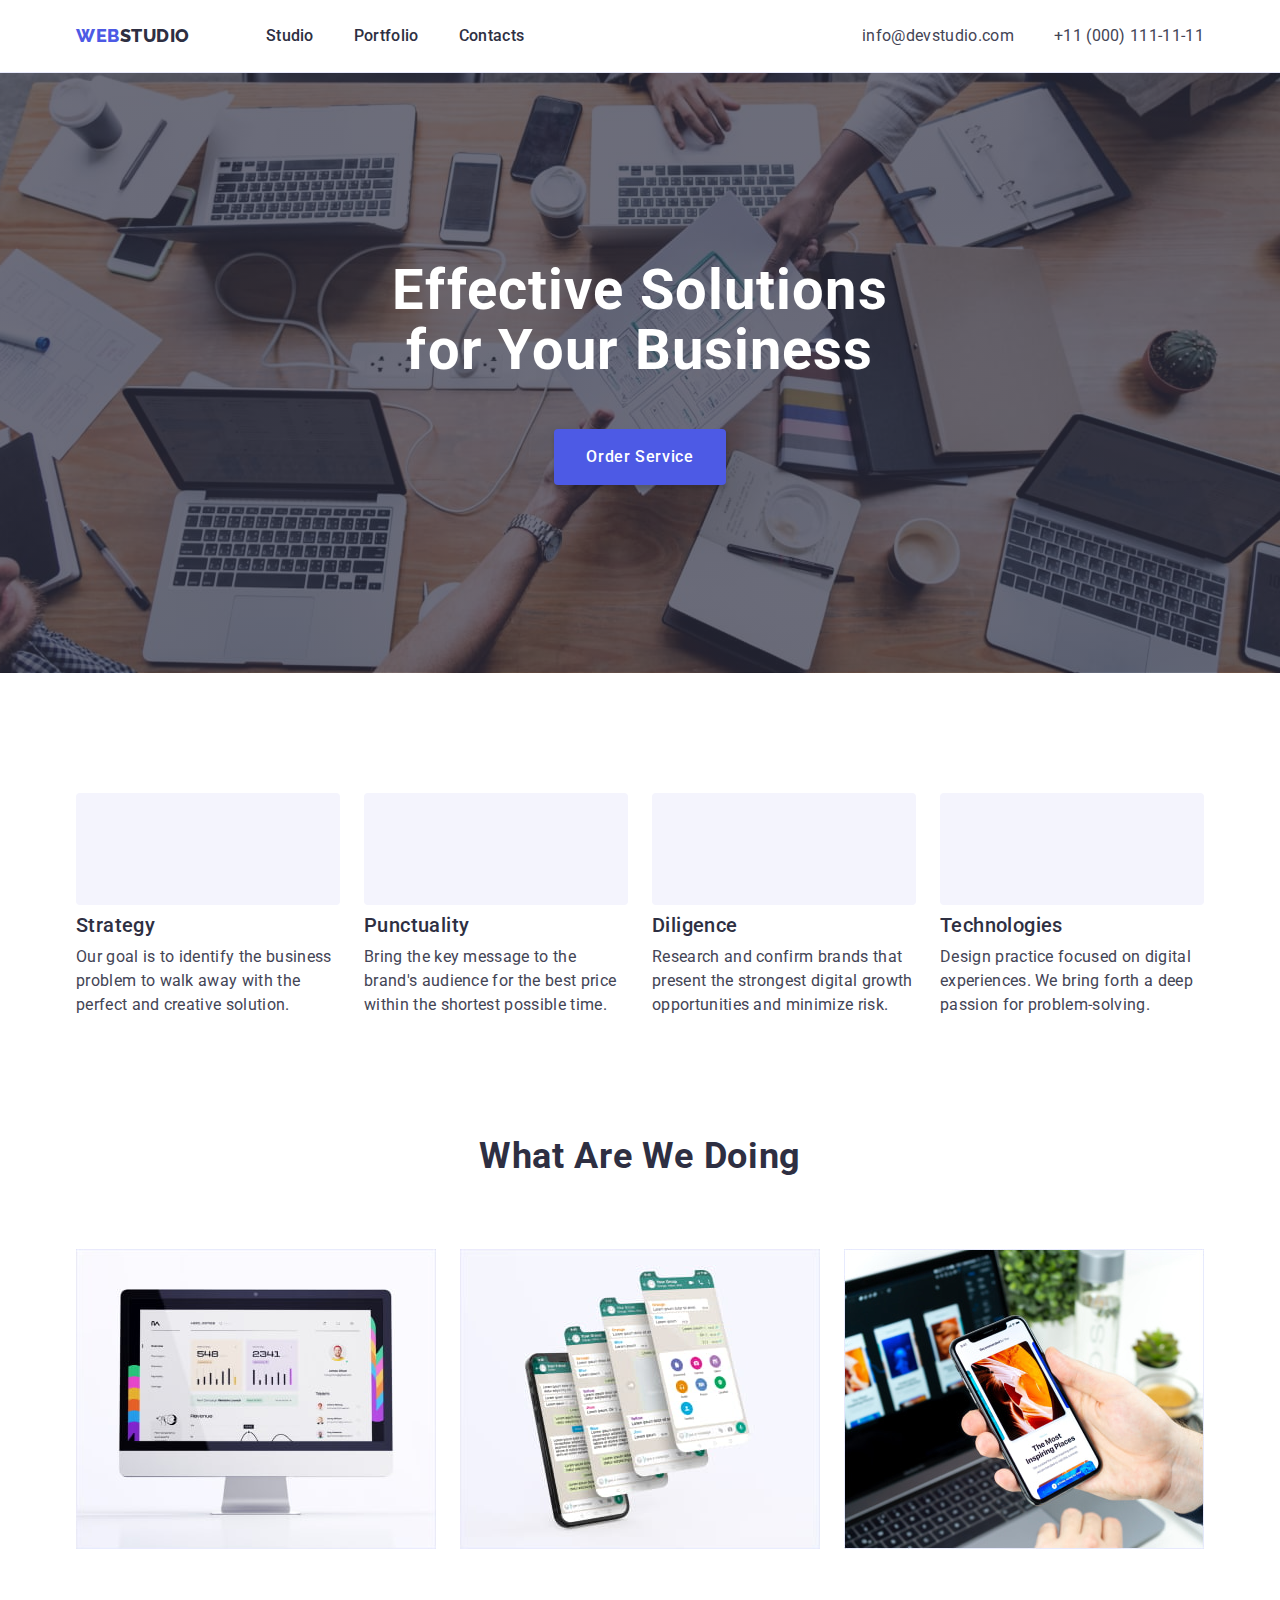
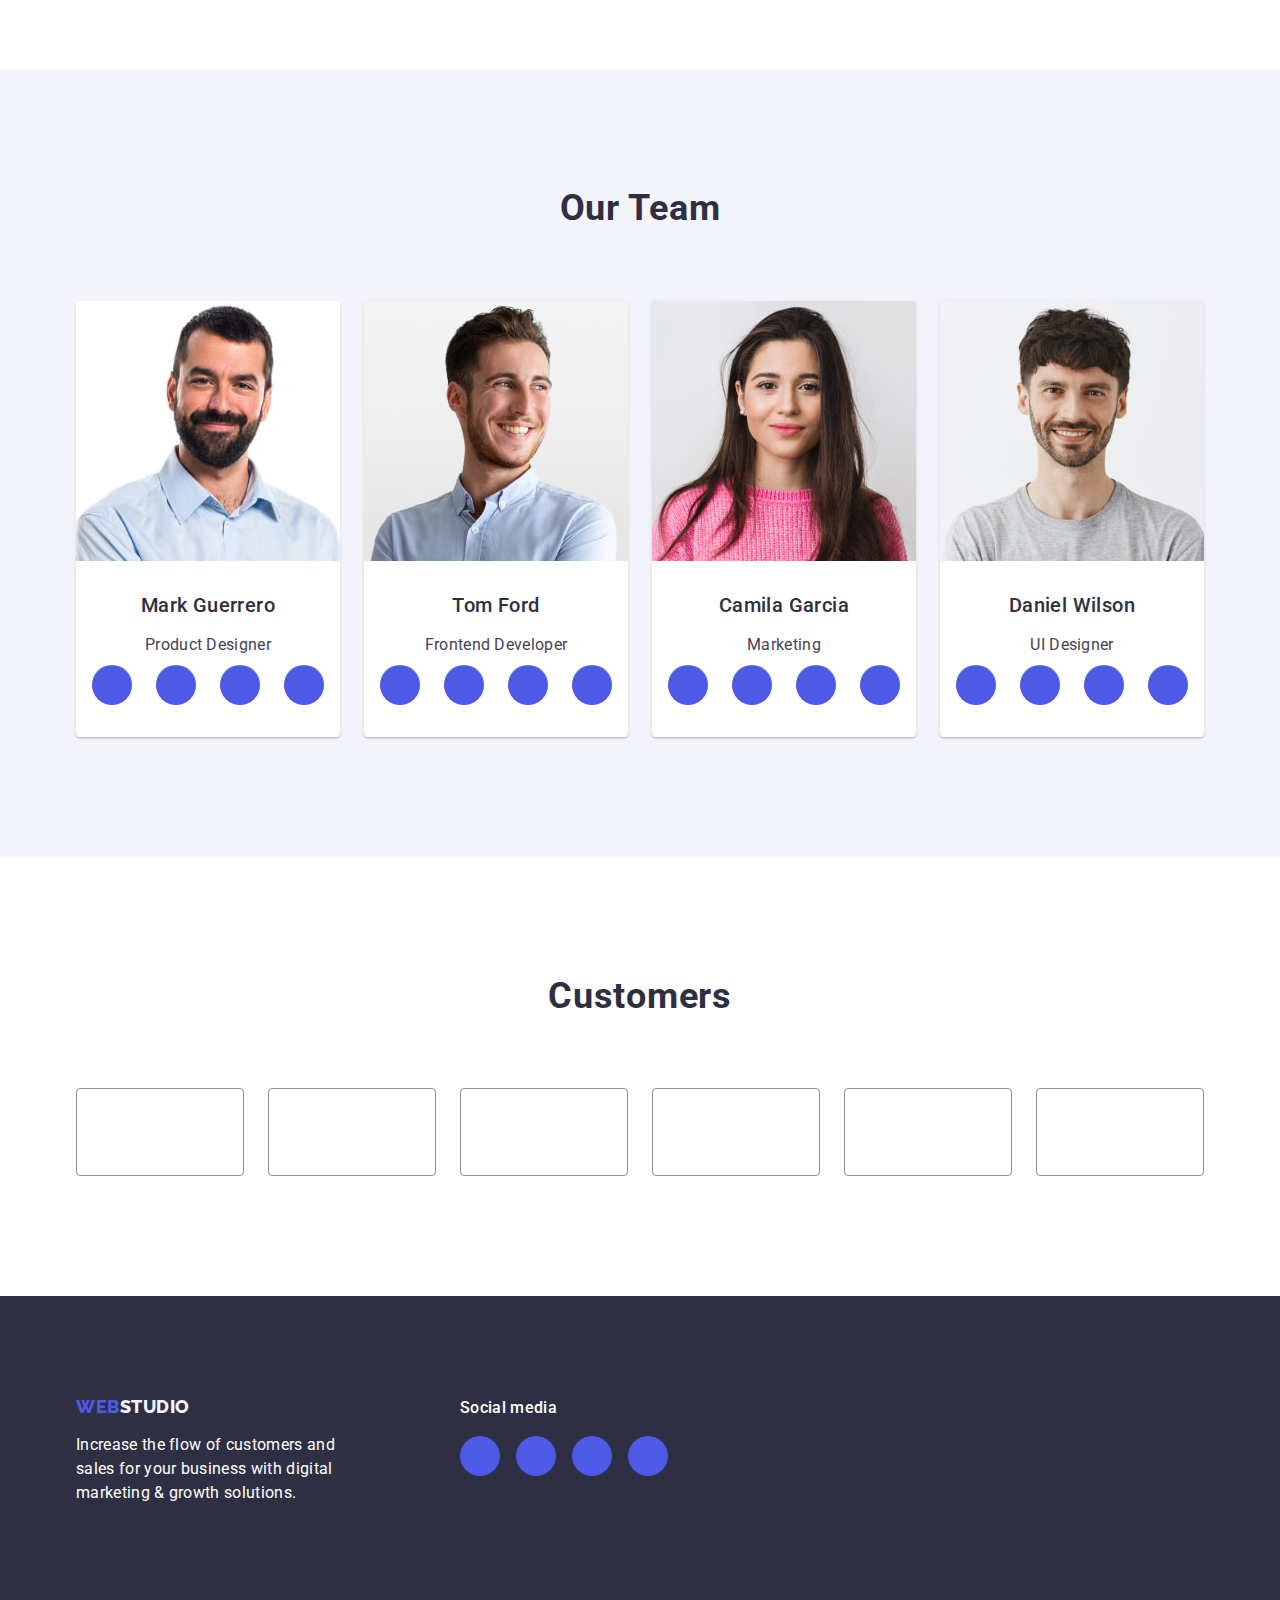
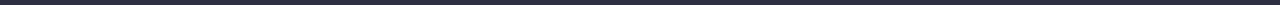
<file: index.html>
<!DOCTYPE html>
<html lang="en">
<head>
    <meta charset="UTF-8">
    <meta http-equiv="X-UA-Compatible" content="IE=edge">
    <meta name="viewport" content="width=device-width, initial-scale=1.0">
    <title>Effective Solutions for Your Business</title>
    <link rel="preconnect" href="https://fonts.googleapis.com">
    <link rel="preconnect" href="https://fonts.gstatic.com" crossorigin>
    <link href="https://fonts.googleapis.com/css2?family=Raleway:wght@800&display=swap" rel="stylesheet">
    <link href="https://fonts.googleapis.com/css2?family=Roboto:wght@400;500;700;900&display=swap" rel="stylesheet">
    <link
      rel="stylesheet"
      href="https://cdnjs.cloudflare.com/ajax/libs/modern-normalize/1.1.0/modern-normalize.min.css">
    <link rel="stylesheet" href="./css/styles.css">
</head>

<body>
    <header class="header">
        <div class="header-container container">
            <nav class="page-nav">
                <a href="./index.html" class="logo link">Web<span class="part-logo">Studio</span></a>
                <ul class="page-nav-left list">
                    <li>
                        <a href="./index.html" class="nav link">Studio</a>
                    </li>
                    <li>
                        <a href="./portfolio.html" class="nav link">Portfolio</a>
                    </li>
                    <li>
                        <a href="" class="nav link">Contacts</a>
                    </li>
                </ul>
            </nav>
            <address class="contacts">
                <ul class="page-nav-right list">
                    <li>
                        <a href="mailto:info@devstudio.com" class="contact-nav link">info@devstudio.com</a>
                    </li>
                    <li>
                        <a href="tel:+110001111111" class="contact-nav link">+11 (000) 111-11-11</a>
                    </li>
                </ul>
            </address>
        </div>
    </header>

    <main>
        <!--Title section-->
        <section class="title-section">
            <div class="title-container container">
                <h1 class="page-title">Effective Solutions for Your Business</h1>
                <button type="button" class="button-order">Order Service</button>
            </div>
        </section>
        <!-- Our Description-->
        <section class="desc-section">
            <div class="container">
                <h2 class="visually-hidden">Our description</h2>
                <ul class="desc-container list">
                     <li class="info-container">
                        <div class="icon-desc">
                            <svg class="icon-svg" width="64" height="64">
                                <use href="./images/icons.svg#antenna"></use>
                            </svg>
                        </div>
                        <h3 class="sub-title">Strategy</h3>
                        <p class="info">Our goal is to identify the business problem to walk away with the perfect and creative solution.</p>
                    </li>
                    <li class="info-container">
                        <div class="icon-desc">
                            <svg class="icon-svg" width="64" height="64">
                                <use href="./images/icons.svg#clock"></use>
                            </svg>
                        </div>
                        <h3 class="sub-title">Punctuality</h3>
                        <p class="info">Bring the key message to the brand's audience for the best price within the shortest possible time.</p>
                    </li>
                    <li class="info-container">
                        <div class="icon-desc">
                            <svg class="icon-svg" width="64" height="64">
                                <use href="./images/icons.svg#diagram"></use>
                            </svg>
                        </div>
                        <h3 class="sub-title">Diligence</h3>
                        <p class="info">Research and confirm brands that present the strongest digital growth opportunities and minimize risk.</p>
                    </li>
                    <li class="info-container">
                        <div class="icon-desc">
                            <svg class="icon-svg" width="64" height="64">
                                <use href="./images/icons.svg#astronaut"></use>
                            </svg>
                        </div>
                        <h3 class="sub-title">Technologies</h3>
                        <p class="info">Design practice focused on digital experiences. We bring forth a deep passion for problem-solving.</p>
                    </li>
                </ul>
            </div>
        </section>  
        <!--Img section-->
        <section class="img-section">
            <div class="container">
                <h2 class="second-title">What are we doing</h2>
                 <ul class="img-container list">
                    <li class="img-item">
                        <img src="./images/img1.jpg"  alt="Монітор на якому відображаеться аналітика юзерів" width="360" height="300">
                    </li>
                    <li class="img-item">
                        <img src="./images/img2.jpg"  alt="Mобільні телефони з чатами" width="360" height="300">
                    </li>
                    <li class="img-item">
                        <img src="./images/img3.jpg"  alt="На фоні стоїть ноутбук, в руках телефон, в якому відкрита інфо сторінка" width="360" height="300">
                    </li>
                </ul>
            </div>
        </section>
        <!--Out team-->
        <section class="team-card-section">
            <div class="container">
                <h2 class="second-title">Our Team</h2>
                <ul class="team-container list">
                    <li class="card-content">
                        <img src="./images/Mark.jpg" alt="Photo of Mark Guerrero" width="264" height="260">
                        <div class="team-name">
                            <h3 class="sub-title">Mark Guerrero</h3>
                            <p class="info">Product Designer</p>
                            <ul class="social-media list">
                                <li class="social-media-svg">
                                    <a href="" class="icon-svg-link">
                                        <svg class="icon-media" width="16" height="16">
                                            <use href="./images/icons.svg#instagram"></use>
                                        </svg>
                                    </a>
                                </li>
                                <li class="social-media-svg">
                                    <a href="" class="icon-svg-link">
                                        <svg class="icon-media" width="16" height="16">
                                            <use href="./images/icons.svg#twitter"></use>
                                        </svg>
                                    </a>
                                </li>
                                <li class="social-media-svg">
                                    <a href="" class="icon-svg-link">
                                        <svg class="icon-media" width="16" height="16">
                                            <use href="./images/icons.svg#facebook"></use>
                                        </svg>
                                    </a>
                                </li>
                                <li class="social-media-svg">
                                    <a href="" class="icon-svg-link">
                                        <svg class="icon-media" width="16" height="16">
                                            <use href="./images/icons.svg#linkedin"></use>
                                        </svg>
                                    </a>
                                </li>
                            </ul>
                        </div>
                    </li>
                    <li class="card-content">
                        <img src="./images/Tom.jpg" alt="Photo of Tom Ford" width="264" height="260">
                        <div class="team-name">
                            <h3 class="sub-title">Tom Ford</h3>
                            <p class="info">Frontend Developer</p>
                            <ul class="social-media list">
                                <li class="social-media-svg">
                                    <a href="" class="icon-svg-link">
                                        <svg class="icon-media" width="16" height="16">
                                            <use href="./images/icons.svg#instagram"></use>
                                        </svg>
                                    </a>
                                </li>
                                <li class="social-media-svg">
                                    <a href="" class="icon-svg-link">
                                        <svg class="icon-media" width="16" height="16">
                                            <use href="./images/icons.svg#twitter"></use>
                                        </svg>
                                    </a>
                                </li>
                                <li class="social-media-svg">
                                    <a href="" class="icon-svg-link">
                                        <svg class="icon-media" width="16" height="16">
                                            <use href="./images/icons.svg#facebook"></use>
                                        </svg>
                                    </a>
                                </li>
                                <li class="social-media-svg">
                                    <a href="" class="icon-svg-link">
                                        <svg class="icon-media" width="16" height="16">
                                            <use href="./images/icons.svg#linkedin"></use>
                                        </svg>
                                    </a>
                                </li>
                            </ul>
                        </div>
                    </li>
                     <li class="card-content">
                        <img src="./images/Camila.jpg" alt="Photo of Camila Garcia" width="264" height="260">
                        <div class="team-name">
                            <h3 class="sub-title">Camila Garcia</h3>
                            <p class="info">Marketing</p>
                            <ul class="social-media list">
                                <li class="social-media-svg">
                                    <a href="" class="icon-svg-link">
                                        <svg class="icon-media" width="16" height="16">
                                            <use href="./images/icons.svg#instagram"></use>
                                        </svg>
                                    </a>
                                </li>
                                <li class="social-media-svg">
                                    <a href="" class="icon-svg-link">
                                        <svg class="icon-media" width="16" height="16">
                                            <use href="./images/icons.svg#twitter"></use>
                                        </svg>
                                    </a>
                                </li>
                                <li class="social-media-svg">
                                    <a href="" class="icon-svg-link">
                                        <svg class="icon-media" width="16" height="16">
                                            <use href="./images/icons.svg#facebook"></use>
                                        </svg>
                                    </a>
                                </li>
                                <li class="social-media-svg">
                                    <a href="" class="icon-svg-link">
                                        <svg class="icon-media" width="16" height="16">
                                            <use href="./images/icons.svg#linkedin"></use>
                                        </svg>
                                    </a>
                                </li>
                            </ul>
                        </div>
                    </li>
                    <li class="card-content">
                        <img src="./images/Daniel.jpg" alt="Photo of Daniel Wilson" width="264" height="260">
                        <div class="team-name">
                            <h3 class="sub-title">Daniel Wilson</h3>
                            <p class="info">UI Designer</p>
                            <ul class="social-media list">
                                <li class="social-media-svg">
                                    <a href="" class="icon-svg-link">
                                        <svg class="icon-media" width="16" height="16">
                                            <use href="./images/icons.svg#instagram"></use>
                                        </svg>
                                    </a>
                                </li>
                                <li class="social-media-svg">
                                    <a href="" class="icon-svg-link">
                                        <svg class="icon-media" width="16" height="16">
                                            <use href="./images/icons.svg#twitter"></use>
                                        </svg>
                                    </a>
                                </li>
                                <li class="social-media-svg">
                                    <a href="" class="icon-svg-link">
                                        <svg class="icon-media" width="16" height="16">
                                            <use href="./images/icons.svg#facebook"></use>
                                        </svg>
                                    </a>
                                </li>
                                <li class="social-media-svg">
                                    <a href="" class="icon-svg-link">
                                        <svg class="icon-media" width="16" height="16">
                                            <use href="./images/icons.svg#linkedin"></use>
                                        </svg>
                                    </a>
                                </li>
                            </ul>
                        </div>
                    </li>
                 </ul>
            </div>
        </section>
        <!--customers-->
        <section class="customers-section">
            <div class="container">
                <h2 class="second-title part-title">Customers</h2>
                <ul class="customers-container list">
                    <li class="icon-customers">
                        <a href="" class="icon-cust-link">
                            <svg class="icon-customers-svg" width="104" height="56">
                                <use href="./images/icons.svg#group-1"></use>
                            </svg>
                        </a>
                    </li>
                    <li class="icon-customers">
                        <a href="" class="icon-cust-link">
                            <svg class="icon-customers-svg" width="104" height="56">
                                <use href="./images/icons.svg#group-2"></use>
                            </svg>
                        </a>
                    </li>
                    <li class="icon-customers">
                        <a href="" class="icon-cust-link">
                            <svg class="icon-customers-svg" width="104" height="56">
                                <use href="./images/icons.svg#group-3"></use>
                            </svg>
                        </a>
                    </li>
                    <li class="icon-customers">
                        <a href="" class="icon-cust-link">
                            <svg class="icon-customers-svg" width="104" height="56">
                                <use href="./images/icons.svg#group-4"></use>
                            </svg>
                        </a>
                    </li>
                    <li class="icon-customers">
                        <a href="" class="icon-cust-link">
                            <svg class="icon-customers-svg" width="104" height="56">
                                <use href="./images/icons.svg#group-5"></use>
                            </svg>
                        </a>
                    </li>
                    <li class="icon-customers">
                        <a href="" class="icon-cust-link">
                            <svg class="icon-customers-svg" width="104" height="56">
                                <use href="./images/icons.svg#group-6"></use>
                            </svg>
                        </a>
                    </li>
                </ul>
            </div>
        </section>
    </main>

    <footer class="footer">
            <div class="footer-container container">
                <div class="footer-container-left">
                    <a href="./index.html" class="footer-logo link">Web<span class="part-logo light-part">Studio</span></a>
                    <p class="footer-desc">Increase the flow of customers and sales for your business with digital marketing & growth solutions.</p>
                </div>
                <div class="footer-container-right">
                    <p class="footer-info-media">Social media</p>
                    <ul class="footer-social-media list">
                        <li class="footer-media">
                            <a href="" class="footer-svg-link">
                                <svg class="footer-icon-media" width="24" height="24">
                                    <use href="./images/icons.svg#instagram"></use>
                                </svg>
                            </a>
                        </li>
                        <li class="footer-media">
                            <a href="" class="footer-svg-link">
                                <svg class="footer-icon-media" width="24" height="24">
                                    <use href="./images/icons.svg#twitter"></use>
                                </svg>
                            </a>
                        </li>
                        <li class="footer-media">
                            <a href="" class="footer-svg-link">
                                <svg class="footer-icon-media" width="24" height="24">
                                    <use href="./images/icons.svg#facebook"></use>
                                </svg>
                            </a>
                        </li>
                        <li class="footer-media">
                            <a href="" class="footer-svg-link">
                                <svg class="footer-icon-media" width="24" height="24">
                                    <use href="./images/icons.svg#linkedin"></use>
                                </svg>
                            </a>
                        </li>
                    </ul>
                </div>
            </div>
    </footer>
</body>
</html>
</file>
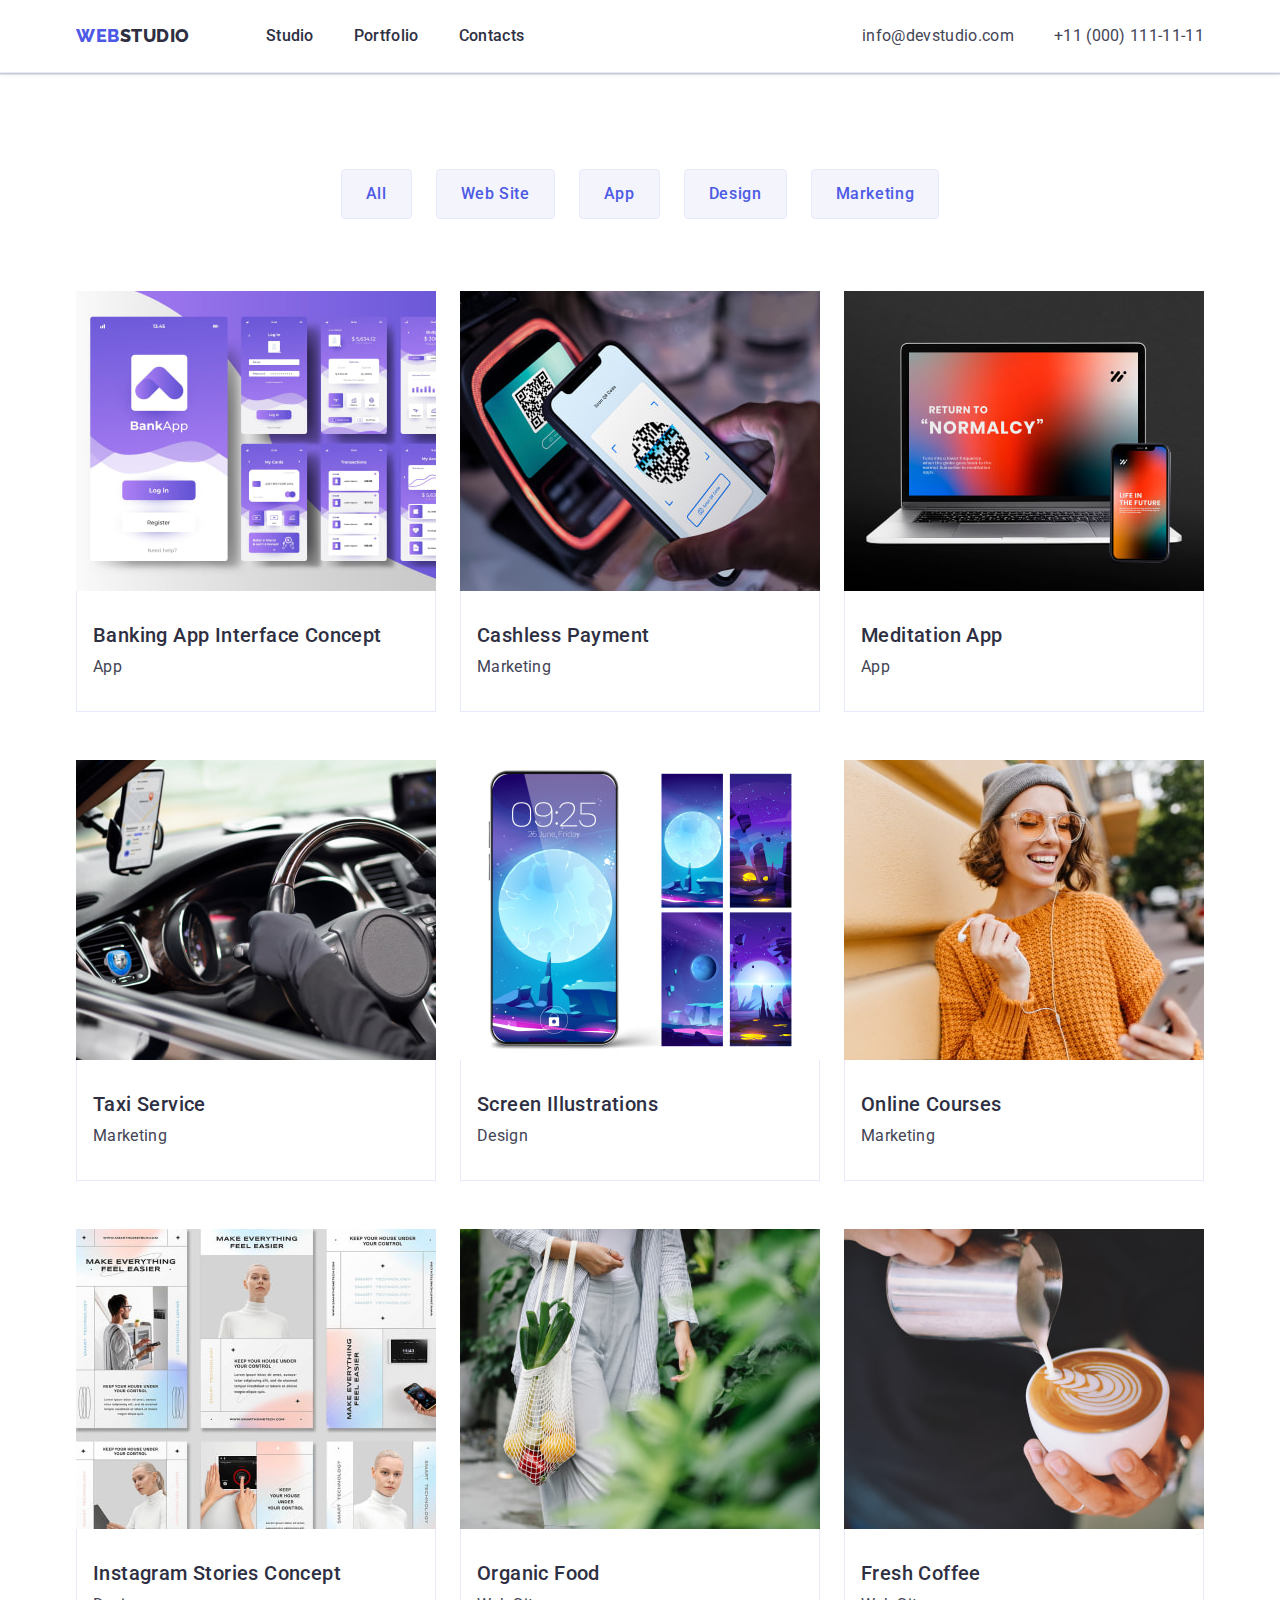
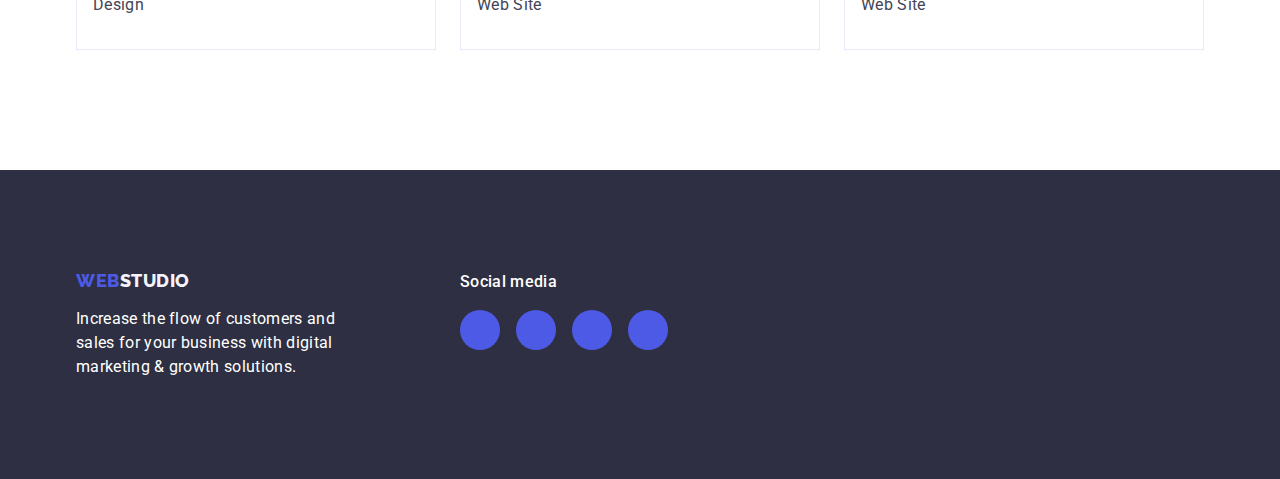
<file: portfolio.html>
<!DOCTYPE html>
<html lang="en">
<head>
    <meta charset="UTF-8">
    <meta http-equiv="X-UA-Compatible" content="IE=edge">
    <meta name="viewport" content="width=device-width, initial-scale=1.0">
    <title>Portfolio</title>
    <link rel="preconnect" href="https://fonts.googleapis.com">
    <link rel="preconnect" href="https://fonts.gstatic.com" crossorigin>
    <link href="https://fonts.googleapis.com/css2?family=Raleway:wght@800&display=swap" rel="stylesheet">
    <link href="https://fonts.googleapis.com/css2?family=Roboto:wght@400;500;700;900&display=swap" rel="stylesheet">
      <link
      rel="stylesheet"
      href="https://cdnjs.cloudflare.com/ajax/libs/modern-normalize/1.1.0/modern-normalize.min.css">
    <link rel="stylesheet" href="./css/styles.css">
    
</head>
<body>
    <header class="header">
        <div class="header-container container">
            <nav class="page-nav">
                <a href="./index.html" class="logo link">Web<span class="part-logo">Studio</span></a>
                <ul class="page-nav-left list">
                    <li>
                        <a href="./index.html" class="nav link">Studio</a>
                    </li>
                    <li>
                        <a href="./portfolio.html" class="nav link">Portfolio</a>
                    </li>
                    <li>
                        <a href="" class="nav link">Contacts</a>
                    </li>
                </ul>
            </nav>
            <address class="contacts">
                <ul class="page-nav-right list">
                    <li>
                        <a href="mailto:info@devstudio.com" class="contact-nav link">info@devstudio.com</a>
                    </li>
                    <li>
                        <a href="tel:+110001111111" class="contact-nav link">+11 (000) 111-11-11</a>
                    </li>
                </ul>
            </address>
        </div>
    </header>

    <main>
        <section class="section-filter">
            <div class="container">
                <h1 hidden>Filter menu</h1>
                <ul class="btn-filter list">
                    <li>
                        <button type='button' class="filter-button">All</button>
                    </li>
                    <li>
                        <button type='button' class="filter-button">Web Site</button>
                    </li>
                    <li>
                        <button type='button' class="filter-button">App</button>
                    </li>
                    <li>
                        <button type='button' class="filter-button">Design</button>
                    </li>
                    <li>
                        <button type='button' class="filter-button">Marketing</button>
                    </li>
                </ul>

                <ul class="cards-filter list">
                    <li class="card-info-block">
                        <a href="" class="card-link link">
                            <img src="./images/project-card/banking-app.jpg" alt="Banking App Interface Concept" width="360" height="300">
                            <div class="card-info">
                                <h2 class="sub-title">Banking App Interface Concept</h2>
                                <p class="info">App</p>
                            </div>
                        </a>
                    </li>
                    <li class="card-info-block">
                        <a href="" class="card-link link">
                            <img src="./images/project-card/cashless-payment.jpg" alt="Cashless Payment" width="360" height="300">
                            <div class="card-info">
                                <h2 class="sub-title">Cashless Payment</h2>
                                <p class="info">Marketing</p>
                            </div>
                        </a>
                    </li>
                    <li class="card-info-block">
                        <a href="" class="card-link link">
                            <img src="./images/project-card/meditation-app.jpg" alt="Meditation App" width="360" height="300">
                            <div class="card-info">
                                <h2 class="sub-title">Meditation App</h2>
                                <p class="info">App</p>
                            </div>
                        </a>
                    </li>
                    <li class="card-info-block">
                        <a href="" class="card-link link">
                            <img src="./images/project-card/taxi-service.jpg" alt="Taxi Service" width="360" height="300">
                            <div class="card-info">
                                <h2 class="sub-title">Taxi Service</h2>
                                <p class="info">Marketing</p>
                            </div>
                        </a>
                    </li>
                    <li class="card-info-block">
                        <a href="" class="card-link link">
                            <img src="./images/project-card/screen-lllustrations.jpg" alt="Screen Illustrations" width="360" height="300">
                            <div class="card-info">
                                <h2 class="sub-title">Screen Illustrations</h2>
                                <p class="info">Design</p>
                            </div>
                        </a>
                    </li>
                    <li class="card-info-block">
                        <a href="" class="card-link link">
                            <img src="./images/project-card/online-course.jpg" alt="Online Courses" width="360" height="300">
                            <div class="card-info">
                                <h2 class="sub-title">Online Courses</h2>
                                <p class="info">Marketing</p>
                            </div>
                        </a>
                    </li>
                    <li class="card-info-block">
                        <a href="" class="card-link link">
                            <img src="./images/project-card/int-stories.jpg" alt="Instagram Stories Concept" width="360" height="300">
                            <div class="card-info">
                                <h2 class="sub-title">Instagram Stories Concept</h2>
                                <p class="info">Design</p>
                            </div>
                        </a>
                    </li>
                    <li class="card-info-block">
                        <a href="" class="card-link link">
                            <img src="./images/project-card/organic-food.jpg" alt="Organic Food" width="360" height="300">
                            <div class="card-info">
                                <h2 class="sub-title">Organic Food</h2>
                                <p class="info">Web Site</p>
                            </div>
                        </a>
                    </li>
                    <li class="card-info-block">
                        <a href="" class="card-link link">
                            <img src="./images/project-card/fresh-coffee.jpg" alt="Fresh Coffee" width="360" height="300">
                            <div class="card-info">
                                <h2 class="sub-title">Fresh Coffee</h2>
                                <p class="info">Web Site</p>
                            </div>
                        </a>
                    </li>
                </ul>
            </div>
        </section>
    </main>
    
<footer class="footer">
    <div class="footer-container container">
        <div class="footer-container-left">
            <a href="./index.html" class="footer-logo link">Web<span class="part-logo light-part">Studio</span></a>
            <p class="footer-desc">Increase the flow of customers and sales for your business with digital marketing &
                growth solutions.</p>
        </div>
        <div class="footer-container-right">
            <p class="footer-info-media">Social media</p>
            <ul class="footer-social-media list">
                <li class="footer-media">
                    <a href="" class="footer-svg-link">
                        <svg class="footer-icon-media" width="24" height="24">
                            <use href="./images/icons.svg#instagram"></use>
                        </svg>
                    </a>
                </li>
                <li class="footer-media-svg">
                    <a href="" class="footer-svg-link">
                        <svg class="footer-icon-media" width="24" height="24">
                            <use href="./images/icons.svg#twitter"></use>
                        </svg>
                    </a>
                </li>
                <li class="footer-media-svg">
                    <a href="" class="footer-svg-link">
                        <svg class="footer-icon-media" width="24" height="24">
                            <use href="./images/icons.svg#facebook"></use>
                        </svg>
                    </a>
                </li>
                <li class="footer-media-svg">
                    <a href="" class="footer-svg-link">
                        <svg class="footer-icon-media" width="24" height="24">
                            <use href="./images/icons.svg#linkedin"></use>
                        </svg>
                    </a>
                </li>
            </ul>
        </div>
    </div>
</footer>
</body>
</html>
</file>
<file: css/styles.css>
:root {
    /* Загальний колір всього тексту */
    --main-text-color: #434455;
    --headers-color: #2E2F42;
    --logo-firstpart-color: #4D5AE5;
    --cursor-color: #404bbf;
    --portfolio-botton-text-color: #4D5AE5;
    --logo-footer-color: #f4f4fd;
    --border-color: #E7E9FC;
    /* Загальний шрифт */
    --logo-font-family: 'Raleway', sans-serif;
    --main-font-family: 'Roboto', sans-serif;
    /* Загальний колір фону */
    --body-background-color: #FFFFFF;
    --title-background-color: #2E2F42;
    --footer-background-color: #2E2F42;
    --portfolio-button-background-color: #F4F4FD;
    --gradient-img-name: rgba(46, 47, 66, 0.7);
    --icon-media-color: #4D5AE5;
}

body {
    font-family: var(--main-font-family);
    color: var(--main-text-color);
    background-color: var(--body-background-color);
}

/*=============================================
=            basic style            =
=============================================*/

h1,h2,h3,h4,h5,h6, p {
    margin: 0;
}
ul {
    margin: 0;
}
.container {
    width: 1158px;
    margin: 0 auto;
    padding: 0 15px;
}
.section {
    padding: 0;
}
.link {
    text-decoration: none;
    margin: 0;
    padding: 0;
}
.list {
    list-style: none;
    margin: 0;
    padding: 0;
    
}
img {
    display: block;
}
.visually-hidden {
    position: absolute;
    width: 1px;
    height: 1px;
    margin: -1px;
    border: 0;
    padding: 0;

    white-space: nowrap;
    clip-path: inset(100%);
    clip: rect(0 0 0 0);
    overflow: hidden;
}
/* paragraphs */
.info {
    font-family: var(--main-font-family);
    font-weight: 400;
    font-size: 16px;
    line-height: 1.5;
    letter-spacing: 0.02em;
    color: var(--main-text-color);
}

/*=============================================
=            Header   style    display     =
=============================================*/
.header {
    margin-left: auto;
    margin-right: auto;
    border-bottom: 1px solid var(--border-color);
    box-shadow: 0px 2px 1px rgba(46, 47, 66, 0.08), 0px 1px 1px rgba(46, 47, 66, 0.16), 0px 1px 6px rgba(46, 47, 66, 0.08);
}

.header-container {
    display: flex;
    align-items: center;
}
.page-nav {
    display: flex;
    align-items: center;
}
.page-nav-left {
    display: flex;
    gap: 40px;
    padding: 24px 0;
}
.page-nav-right {
    display: flex;
    align-items: center;
    gap: 40px;
}

/*=============================================
=            logo style            =
=============================================*/
.logo {
    font-family: var(--logo-font-family);
    font-weight: 800;
    font-size: 18px;
    line-height: 1.17;
    text-transform: uppercase;
    letter-spacing: 0.03em;
    color: var(--logo-firstpart-color);
    margin-right: 76px
}
.part-logo {
    color: var(--headers-color);
    font-family: var(--logo-font-family);
    font-weight: 800;
    font-size: 18px;
    line-height: 1.17;
    letter-spacing: 0.03em;
    text-transform: uppercase;
}

/*---------- header  navigation  ----------*/
.nav {
    font-weight: 500;
    font-size: 16px;
    line-height: 1.5;
    letter-spacing: 0.02em;
    color: var(--headers-color);
    padding: 24px 0;
}
.nav:hover,
.nav:focus {
    color: var(--cursor-color);
}
.contacts {
    font-style: normal;
    margin-left: auto;
}
.contact-nav {
    font-size: 16px;
    line-height: 1.5;
    letter-spacing: 0.02em;
    color: var(--main-text-color);
}
.contact-nav:hover,
.contact-nav:focus {
    color: var(--cursor-color);
}

/*=============================================
=            First section           =
=============================================*/
.title-section {
    background-color: var(--title-background-color);
    background-image: linear-gradient(var(--gradient-img-name),var(--gradient-img-name)), url(../images/img-name.jpg);
    background-repeat: no-repeat;
    background-position: center;
    background-size: cover;
    max-width: 1440px;
    margin: auto;
    padding: 188px 0;
}
.button-order {
    display: block;
    margin-top: 48px;
    margin-left: auto;
    margin-right: auto;
    padding: 16px 32px;
    color: #FFFFFF;
    font-weight: 500;
    font-size: 16px;
    line-height: 1.5;
    letter-spacing: 0.04em;
    background-color: #4D5AE5;
    cursor: pointer;
    font-family: var(--main-font-family);
    border-radius: 4px;
    box-shadow: 0px 4px 4px rgba(0, 0, 0, 0.15);
    border: none;
    min-width: 169px

}
.button-order:hover,
.button-order:focus {
    background-color: #404BBF;
}

/*=============================================
=            ALl titles            =
=============================================*/
.page-title {
    color: #FFFFFF;
    font-weight: 700;
    font-size: 56px;
    line-height: 1.07;
    letter-spacing: 0.02em;
    max-width: 496px;
    margin: 0 auto;
    text-align: center;
}
.second-title {
    font-size: 36px;
    line-height: 1.11;
    text-align: center;
    letter-spacing: 0.02em;
    text-transform: capitalize;
    color: var(--headers-color);
    margin-bottom: 72px;
}
.sub-title {
    font-family: var(--main-font-family);
    font-weight: 500;
    font-size: 20px;
    line-height: 1.2;
    letter-spacing: 0.02em;
    color: var(--headers-color);
    margin-bottom: 8px;
}
.part-title {
    line-height: 1.1;
}

/*=============================================
=            decription section  / second          =
=============================================*/
.desc-section {
    padding: 120px 0;
}
.desc-container {
    display: flex;
    gap: 24px;
}
.info-container {
    flex-basis: 264px;
}
.icon-desc {
    background: #F4F4FD;
    border-radius: 4px;
    margin-bottom: 8px;
    display: flex;
    align-items: center;
    justify-content: center;
    height: 112px;
}

/*=============================================
=            What are we doing - img           =
=============================================*/
.img-section {
    padding-bottom: 120px;
}
.img-container {
    display: flex;
    gap: 24px;
}

/*=============================================
=            Our team            =
=============================================*/
.team-card-section {
    background-color: #F4F4FD;
    padding: 120px 0;
}
.team-container {
    display: flex;
    gap: 24px;
    text-align: center;
}
.card-content {
    background-color: #FFFFFF;
    border-radius: 0px 0px 4px 4px;
    box-shadow: 0px 1px 6px rgba(46, 47, 66, 0.08), 0px 1px 1px rgba(46, 47, 66, 0.16), 0px 2px 1px rgba(46, 47, 66, 0.08);
 
}
.team-name {
    display: flex;
    flex-direction: column;
    justify-content: center;
    align-items: center;
    padding: 32px 0px;
    gap: 8px;

}
.customers-section {
    padding: 120px 0;
}



/*=============================================
=            SVG - social media            =
=============================================*/
.social-media {
    display: flex;
    gap: 24px;
    justify-content: center;
}
.social-media-svg {
    width: 40px;
    height: 40px;
}
.icon-svg-link {
    display: flex;
    background: var(--icon-media-color);
    justify-content: center;
    align-items: center;
    padding: 12px;
    width: 100%;
    height: 100%;
    border-radius: 50%;
    cursor: pointer;
}
.icon-svg-link:hover,
.icon-svg-link:focus {
    background-color: #404bbf;
}
.icon-media {
    fill: #f4f4fd;
}

/*=============================================
=            Pertner-section             =
=============================================*/
.customers-container {
    display: flex;
    gap: 24px;
}
.icon-customers {
    width: calc((100% - 120px) / 6);
    height: 88px;
}
.icon-cust-link {
    display: flex;
    align-items: center;
    color: #8e8f99;
    justify-content: center;
    padding: 16px 32px;
    border: 1px solid #8E8F99;
    border-radius: 4px;
    height: 100%;
    width: 100%;
}
.icon-cust-link:hover,
.icon-cust-link:focus {
    border-color: #404bbf;
    color: #404bbf;
}
.icon-customers-svg {
    fill: currentColor;
}


/*=============================================
=            Portfolio  page - style           =
=============================================*/

/* Filter menu */
.filter-button {
    font-family: var(--main-font-family);
    font-weight: 500;
    font-size: 16px;
    line-height: 1.5;
    letter-spacing: 0.04em;
    color: var(--portfolio-botton-text-color);
    background-color: var(--portfolio-button-background-color);
    border: 1px solid #E7E9FC;
    border-radius: 4px;
    cursor: pointer;
    padding: 12px 24px;
}
.filter-button:hover,
.filter-button:focus {
    background-color: #404BBF;
    color: #FFFFFF;
    border: 1px solid transparent;
    box-shadow: 0px 3px 1px rgba(0, 0, 0, 0.1), 0px 2px 1px rgba(0, 0, 0, 0.08), 0px 2px 2px rgba(0, 0, 0, 0.12);
}
.section-filter {
    padding: 96px 0 120px;
}
.btn-filter {
    display: flex;
    gap: 24px;
    justify-content: center;
    margin-bottom: 72px;
    flex-direction: row;
    text-align: center;
}
.card-link {
    display: block;
}
.cards-filter {
    display: flex;
    flex-wrap: wrap;
    column-gap: 24px;
    row-gap: 48px;
}
.card-info-block {
    width: calc((100% - 48px) / 3);
}
.card-info {
    gap: 8px;
    padding: 32px 16px;
    border: 1px solid #E7E9FC;
    border-top: none;
}
.card-link:hover,
.card-link:focus {
    box-shadow: 0px 1px 6px rgba(46, 47, 66, 0.08), 0px 1px 1px rgba(46, 47, 66, 0.16), 0px 2px 1px rgba(46, 47, 66, 0.08);
}

/*=====  Footer  ======*/
.footer {
    background-color: var(--footer-background-color);
    padding: 100px 0;

}

.footer-container {
    display: flex;
    align-items: baseline;
}

.footer-logo {
    display: inline-block;
    font-family: var(--logo-font-family);
    font-weight: 800;
    font-size: 18px;
    line-height: 1.17;
    text-transform: uppercase;
    letter-spacing: 0.03em;
    color: var(--logo-firstpart-color);
    margin-bottom: 16px;
}

.footer-container-left {
    margin-right: 120px;
}

.footer-social-media {
    display: flex;
    gap: 16px;
}

.footer-info-media {
    font-weight: 500;
    font-size: 16px;
    margin-bottom: 16px;
    letter-spacing: 0.02em;
    line-height: 1.5;
    color: #FFFFFF;
}

.light-part {
    color: var(--logo-footer-color);
}

.footer-desc {
    width: 264px;
    line-height: 1.5;
    letter-spacing: 0.02em;
    font-weight: 400;
    font-size: 16px;
    color: #FFFFFF;
}

.footer-svg-link {
    display: flex;
    background: var(--icon-media-color);
    justify-content: center;
    align-items: center;
    padding: 8px;
    width: 100%;
    height: 100%;
    border-radius: 50%;
    cursor: pointer;
}
.footer-svg-link:hover,
.footer-svg-link:focus {
    background-color: #31d0aa;
}
.footer-icon-media {
    fill: #f4f4fd;
}
</file>
